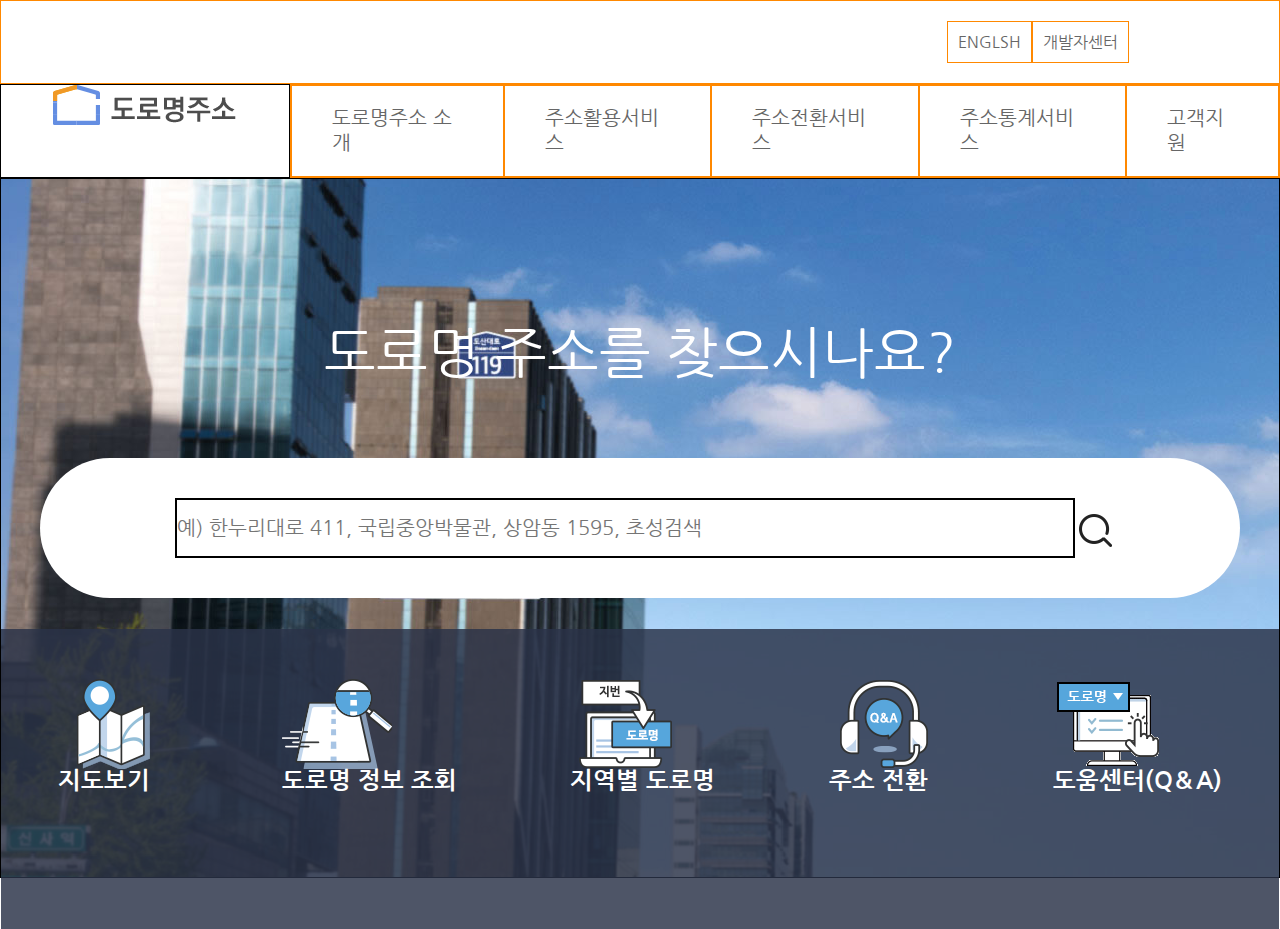
<file: index.html>
<!DOCTYPE html>
<html lang="ko">
<head>
    <meta charset="UTF-8">
    <title>도로명주소 안내시스템</title>
    <link rel="stylesheet" href="style/style.css">
</head>

<body>

    <div id="wrap">

        <header id="header">
            <nav id="lnb">
                <ul id="lnbMenu" class="flexContainer">
                    <li class="lnbLi"><a href="#">ENGLSH</a></li>
                    <li class="lnbLi"><a href="#">개발자센터</a></li>
                </ul>
            </nav> <!-- nav#lnb -->
            <nav id="gnb" class="flexContainer">
                <div id="headerlogo">
                    <a href="#">
                        <img src="images/logo.gif" alt="헤더로고이미지">
                    </a>
                </div>

                <ul id="mainMenu" class="flexContainer">
                    <li class="mainLi">
                        <a href="#">도로명주소 소개</a>
                        <ul id="subMenu">
                            <li class="subLi"><a href="#">도로명 주소란?</a></li>
                            <li class="subLi"><a href="#">아름다운 건물번호판</a></li>
                            <li class="subLi"><a href="#">아름다운 길</a></li>
                            <li class="subLi">홍보자료<a href="#"></a></li>
                            <li class="subLi"><a href="#">&nbsp;</a></li>
                        </ul>
                    </li>

                    <li class="mainLi">
                        <a href="#">주소활용서비스</a>
                        <ul id="subMenu">
                            <li class="subLi"><a href="#">도로명 정보 조회</a></li>
                            <li class="subLi"><a href="#">도로명주소 지도 보기</a></li>
                            <li class="subLi"><a href="#">도로명주소 고시정보 조회</a></li>
                            <li class="subLi"><a href="#">도려명주소 안내도 다운로드</a></li>
                            <li class="subLi"><a href="#">&nbsp;</a></li>
                        </ul>
                    </li>

                    <li class="mainLi">
                        <a href="#">주소전환서비스</a>
                        <ul id="subMenu">
                            <li class="subLi"><a href="#">50건 이하 주소전환</a></li>
                            <li class="subLi"><a href="#">3,000건 이하 주소전환</a></li>
                            <li class="subLi"><a href="#">100만건 이하 주소전환</a></li>
                            <li class="subLi"><a href="#">&nbsp;</a></li>
                            <li class="subLi"><a href="#">&nbsp;</a></li>
                        </ul>
                    </li>

                    <li class="mainLi">
                        <a href="#">주소통계서비스</a>
                        <ul id="subMenu">
                            <li class="subLi"><a href="#">주소통계정보</a></li>
                            <li class="subLi"><a href="#">우리 집 주소는?</a></li>
                            <li class="subLi"><a href="#">도로명주소 인포그래픽</a></li>
                            <li class="subLi"><a href="#">주소이용추이</a></li>
                            <li class="subLi"><a href="#">&nbsp;</a></li>
                        </ul>
                    </li>

                    <li class="mainLi">
                        <a href="#">고객지원</a>
                        <ul id="subMenu">
                            <li class="subLi"><a href="#">도움센터 (Q＆A)</a></li>
                            <li class="subLi"><a href="#">주소동일성 영문증명서 발급</a></li>
                            <li class="subLi"><a href="#">공지사항</a></li>
                            <li class="subLi"><a href="#">언론보도</a></li>
                            <li class="subLi"><a href="#">자주묻는질문 (FAQ)</a></li>
                            <li class="subLi"><a href="#">불편신고 게시판</a></li>
                        </ul>
                    </li>
                </ul>
            </nav> <!-- nav#gnb-->
        </header> <!-- header#header -->

        <main id="main">
            <div id="searchArea">
                <!--<h1>도로명 주소를 찾으시나요?</h1>-->
                <span>도로명 주소를 찾으시나요?</span>
                <div id="textArea">
                    <input type="text" placeholder="예) 한누리대로 411, 국립중앙박물관, 상암동 1595, 초성검색">
                    <a href="#"><img src="images/btn_search.gif" alt="검색버튼이미진"></a>
                </div>
                <div id="contentsMenu" class="flexContainer">
                    <div class="menuImg">
                        <a href="#"><img src="images/icon_qmn_1.gif" alt="퀵메뉴이미지01">
                        <br>
                        <h2>지도보기</h2></a>
                    </div>

                    <div class="menuImg">
                        <a href="#"><img src="images/icon_qmn_2.gif" alt="퀵메뉴이미지02">
                        <br>
                        <h2>도로명 정보 조회</h2></a>
                    </div>

                    <div class="menuImg">
                        <a href="#"><img src="images/icon_qmn_3.gif" alt="퀵메뉴이미지03">
                        <br>
                        <h2>지역별 도로명</h2></a>
                    </div>

                    <div class="menuImg">
                        <a href="#"><img src="images/icon_qmn_4.gif" alt="퀵메뉴이미지04">
                        <br>
                        <h2>주소 전환</h2></a>
                    </div>

                    <div class="menuImg">
                        <a href="#"><img src="images/icon_qmn_5.gif" alt="퀵메뉴이미지05">
                        <br>
                        <h2>도움센터(Q＆A)</h2></a>
                    </div>
                </div>

            </div> <!-- div#searchArea -->

        </main> <!-- main#main -->
    </div> <!-- div#wrap -->

</body></html>
</file>
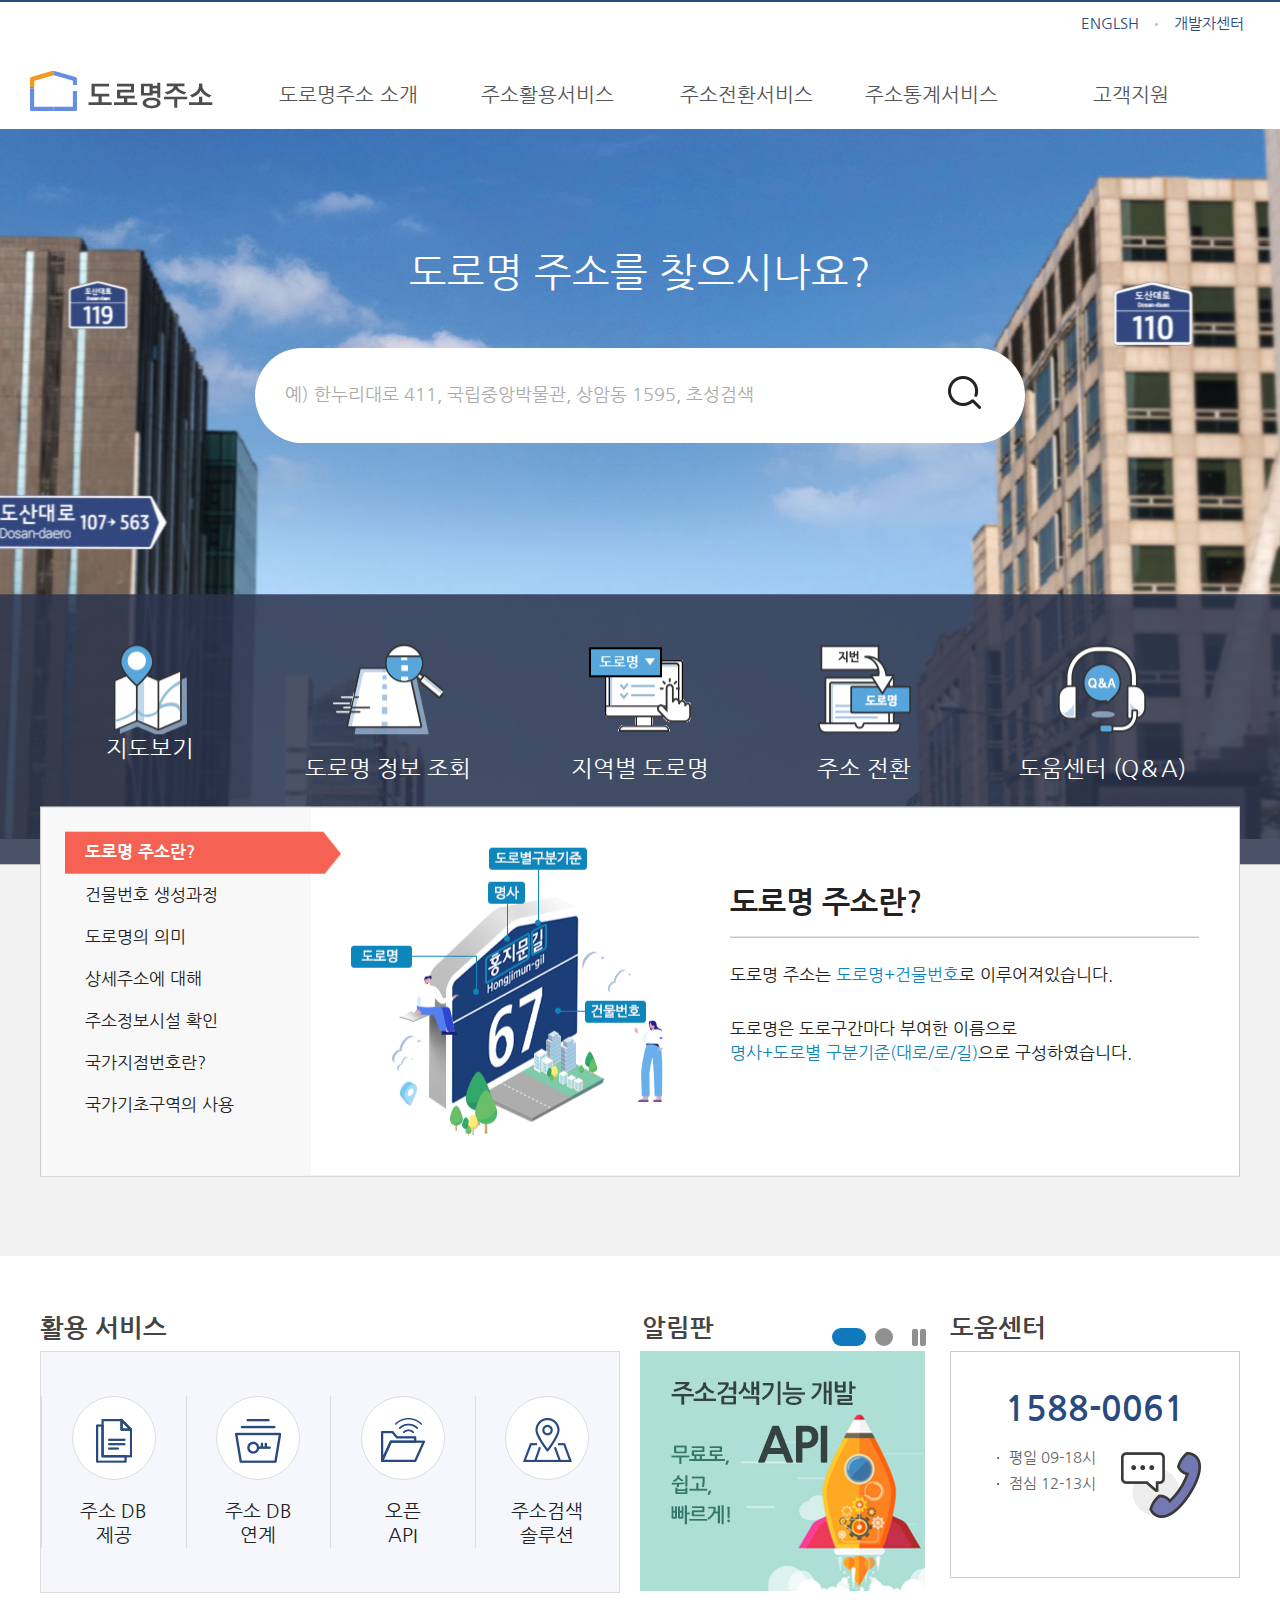
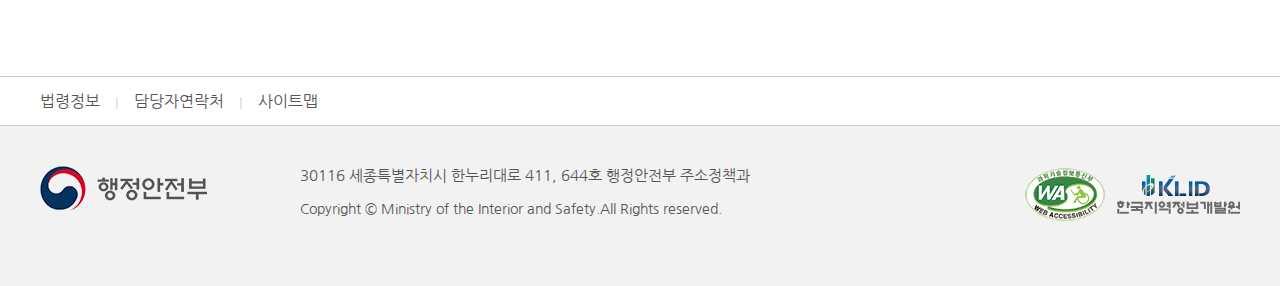
<file: 풀이/index02.html>
<!DOCTYPE html>
<html lang="ko">

<head>
    <meta charset="UTF-8">
    <title>도로명주소_메인페이지(풀이)</title>
    <link rel="stylesheet" href="style/style02.css">
    <script src="script/jquery-3.6.0.min.js"></script>
    <script src="script/script.js"></script>

</head>

<body>
    <div id="wrap">

        <div id="headerFrame">
            <header id="header" class="flexContainer">
                <div id="headerlogo">
                    <a href="#">&nbsp;
                    </a>
                </div> <!-- div#headerlogo -->

                <div id="headerMenuArea">
                    <nav id="headerLnb">
                        <span>ENGLSH</span>
                        <span><img src="images/linkBullet.gif" alt="불릿이미지"></span>
                        <span>개발자센터</span>
                    </nav> <!-- nav#headerLnb-->

                    <nav id="gnb">
                        <ul id="mainMenu" class="flexContainer">
                            <li class="mainLi">
                                <a href="#">도로명주소 소개</a>
                                <ul class="subMenu">
                                    <li class="subLi"><a href="#">도로명 주소란?</a>
                                        <a href="#"><img src="images/icon_doulewindow.gif" alt="첨부파일이미지" width="10"></a>
                                    </li>
                                    <li class="subLi"><a href="#">아름다운 건물번호판</a>
                                        <a href="#"><img src="images/icon_doulewindow.gif" alt="첨부파일이미지" width="10"></a>
                                    </li>
                                    <li class="subLi"><a href="#">아름다운 길</a></li>
                                    <li class="subLi"><a href="#">홍보자료</a></li>
                                    <li class="subLi"><a href="#"></a></li>
                                    <li class="subLi"><a href="#"></a></li>
                                </ul>
                            </li>

                            <li class="mainLi">
                                <a href="#">주소활용서비스</a>
                                <ul class="subMenu">
                                    <li class="subLi"><a href="#">도로명 정보 조회</a></li>
                                    <li class="subLi"><a href="#">도로명주소 지도 보기</a><a href="#"><img src="images/icon_doulewindow.gif" alt="첨부파일이미지" width="10"></a></li>
                                    <li class="subLi"><a href="#">도로명주소 고시정보 조회</a></li>
                                    <li class="subLi"><a href="#">도로명주소 안내도 다운로드</a></li>
                                    <li class="subLi"><a href="#"></a></li>
                                    <li class="subLi"><a href="#"></a></li>
                                </ul>
                            </li>

                            <li class="mainLi">
                                <a href="#">주소전환서비스</a>
                                <ul class="subMenu">
                                    <li class="subLi"><a href="#">50건 이하 주소전환</a></li>
                                    <li class="subLi"><a href="#">3,000건 이하 주소전환</a></li>
                                    <li class="subLi"><a href="#">100만건 이하 주소전환</a></li>
                                    <li class="subLi"><a href="#"></a></li>
                                    <li class="subLi"><a href="#"></a></li>
                                    <li class="subLi"><a href="#"></a></li>
                                </ul>
                            </li>

                            <li class="mainLi">
                                <a href="#">주소통계서비스</a>
                                <ul class="subMenu">
                                    <li class="subLi"><a href="#">주소통계정보</a></li>
                                    <li class="subLi"><a href="#">우리 집 주소는?</a></li>
                                    <li class="subLi"><a href="#">도로명주소 인포그래픽</a></li>
                                    <li class="subLi"><a href="#">주소이용추이</a></li>
                                    <li class="subLi"><a href="#"></a></li>
                                    <li class="subLi"><a href="#"></a></li>
                                </ul>
                            </li>

                            <li class="mainLi">
                                <a href="#">고객지원</a>
                                <ul class="subMenu">
                                    <li class="subLi"><a href="#">도움센터 (Q＆A)</a></li>
                                    <li class="subLi"><a href="#">주소동일성 영문증명서 발급</a></li>
                                    <li class="subLi"><a href="#">공지사항</a></li>
                                    <li class="subLi"><a href="#">언론보도</a></li>
                                    <li class="subLi"><a href="#">자주묻는질문 (FAQ)</a></li>
                                    <li class="subLi"><a href="#">불편신고 게시판</a></li>
                                </ul>
                            </li>
                        </ul>
                    </nav> <!-- nav#gnb-->
                </div> <!-- div#headerMenuArea -->
            </header>
            <!--header#header-->
            <div id="gnbBGFrame">
                <div id="gnbBG"></div>
            </div><!-- </div> -->

        </div>
        <!--div#headerFrame-->

        <form action="surport/sample.html" method="get">
            <div id="searchArea">
                <h1>도로명 주소를 찾으시나요?</h1>
                <div id="searchBG">
                    <input id="searchWord" type="text" placeholder="예) 한누리대로 411, 국립중앙박물관, 상암동 1595, 초성검색" maxlength="50" name="searchKeyword">
                    <!-- value atturibute 밸류속성 / input안에 적혀지는 내용 -->
                    <span id="closeMark">&times;</span>
                    <span id="searchMark"></span>
                </div> <!-- searchBG -->
            </div> <!-- div#searchArea -->
        </form>

        <div id="mainIconLNB_Frame">
            <nav id="mainIconLNB" class="flexContainer">
                <div class="mainIconBox" title="도로명주소 지도보기 새창으로 열림">
                    <div class="manicon">
                        <img src="images/icon_qmn_1.gif" alt="지도보기이미지">
                    </div>
                    <span>지도보기</span>
                </div>
                <div class="mainIconBox">
                    <div class="mainIcon" title="도로명 정보 조회 바로가기">
                        <img src="images/icon_qmn_2.gif" alt="도로명정보조회이미지">
                    </div>
                    <span>도로명 정보 조회</span>
                </div>
                <div class="mainIconBox" title="지역별 도로명 바로가기">
                    <div class="mainIcon">
                        <img src="images/icon_qmn_3.gif" alt="지역별도로명이미지">
                    </div>
                    <span>지역별 도로명</span>
                </div>
                <div class="mainIconBox" title="주소 전환 바로가기">
                    <div class="mainIcon">
                        <img src="images/icon_qmn_4.gif" alt="주소전환이미지">
                    </div>
                    <span>주소 전환</span>
                </div>
                <div class="mainIconBox" title="도움센터(Q＆A) 바로가기">
                    <div class="mainIcon">
                        <img src="images/icon_qmn_5.gif" alt="도움센터(Q＆A)이미지">
                    </div>
                    <span>도움센터 (Q＆A)</span>
                </div>

            </nav> <!-- div#iconLNB -->

        </div><!-- div#iconLNB -->

        <div id="jusoIntro_Frame">

            <div id="jusoIntro" class="flexContainer">
                <div id="aboutJuso">
                    <ul id="jusoItem">
                        <li class="selected">도로명 주소란?</li>
                        <li>건물번호 생성과정</li>
                        <li>도로명의 의미</li>
                        <li>상세주소에 대해</li>
                        <li>주소정보시설 확인</li>
                        <li>국가지점번호란?</li>
                        <li>국가기초구역의 사용</li>
                    </ul>
                </div> <!-- 인디케이터 영역 -->

                <div id="slide">
                    <div id="shuttleFrame">
                        <div class="flexContainer">
                            <div id="introLoadSign">
                                <img src="images/know_addr_1.png" alt="설명이미지">
                            </div>
                            <div id="jusoExplain">
                                <h2>도로명 주소란?</h2>
                                <hr>
                                <p>도로명 주소는 <span>도로명+건물번호</span>로 이루어져있습니다.</p>
                                <p>도로명은 도로구간마다 부여한 이름으로<br>
                                    <span>명사+도로별 구분기준(대로/로/길)</span>으로 구성하였습니다.
                                </p>
                            </div>
                        </div>

                    </div> <!-- div#shttleFrame-->
                </div> <!-- div#slide-->
            </div> <!-- div#jusoIntro -->
        </div> <!-- div#jusoIntroFrame -->

        <div id="contentsFrame">
            <div id="contents" class="flexContainer">
                <div id="userService">
                    <h2>활용 서비스</h2>
                    <!-- API(Application Programming Interface) :어떤 프로그램을 만들기 위해서 활용하는 용어 -->
                    <div id="api" class="flexContainer">
                        <div class="apiBox" title="주소DB 제공 새창으로 열림">
                            <a href="#"><img src="images/icon_service_1.png" alt="주소DB제공"></a>
                            <span>주소 DB<br>제공</span>
                        </div>

                        <div class="apiBox" title="주소DB 연계 새창으로 열림">
                            <a href="#"><img src="images/icon_service_2.png" alt="주소DB연계"></a>
                            <span>주소 DB<br>연계</span>
                        </div>

                        <div class="apiBox" title="오픈 API 새창으로 열림">
                            <a href="#"><img src="images/icon_service_3.png" alt="오픈API"></a>
                            <span>오픈<br>API</span>
                        </div>

                        <div class="apiBox" title="주소 검색 솔루션 새창으로 열림">
                            <a href="#"><img src="images/icon_service_4.png" alt="주소검색솔루션"></a>
                            <span>주소검색<br>솔루션</span>
                        </div>

                    </div> <!-- div#api -->
                </div> <!-- userService -->

                <div id="noticeBoard">
                    <header class="flexContainer">
                        <!--div>h2+div+div#slide>div#shuttleFrame>img*2-->
                        <h2>알림판</h2>
                        <div id="noticeControl" class="flexContainer">
                            <span class="noticeSelected" id="ctrl1"></span>
                            <span class="ctrl" id="ctrl2"></span>
                            <img src="images/btn_ps.gif" alt="일시중지" height="17">
                        </div>

                    </header>
                    <div id="noticeSlide">
                        <div id="noticeShuttleFrame" class="flexContainer">
                            <img src="images/notice_banner_01.png" alt="달라지는주소제도">
                            <img src="images/notice_banner_02.jpg" alt="개발자API">

                        </div> <!-- div#shttleFrame -->
                    </div> <!-- div#slide 슬라이드쇼 -->

                </div> <!-- noticeBoard -->

                <div id="helpCenter">
                    <header>
                        <h2> 도움센터 </h2>
                        <div id="helpCenterInfo">
                            <span id="centerPhone">1588-0061</span>
                            <ul>
                                <li><span>ㆍ</span> 평일 09-18시</li>
                                <li><span>ㆍ</span> 점심 12-13시</li>
                            </ul>
                        </div> <!-- div# -->
                    </header>
                </div> <!-- div#helpCenter -->

            </div><!-- div#contents -->

        </div> <!-- div#contentsFrame -->
        <nav id="footerLNB">
            <ul id="footerMenu" class="flexContainer">
                <li><a href="#">법령정보</a></li>
                <li><img src="images/blit_util.gif" alt="메뉴구분선"></li>
                <li><a href="#">담당자연락처</a></li>
                <li><img src="images/blit_util.gif" alt="메뉴구분선"></li>
                <li><a href="#">사이트맵</a></li>
            </ul>
        </nav> <!-- nav#footerLNB -->
        <div id="footerFrame">
            <footer id="footer" class="flexContainer">
                <div id="footerlogo"></div> <!-- div#footerlogo -->
                <div id="companyInfo">
                    <address>
                        30116 세종특별자치시 한누리대로 411, 644호 행정안전부 주소정책과
                    </address>
                    <p>
                        Copyright &copy; Ministry of the Interior and Safety.All Rights reserved.
                    </p>
                </div> <!-- div#companyInfo -->
                <div id="familySite">

                </div> <!-- div#familySite -->

            </footer> <!-- footer#footer -->
        </div> <!-- div#footerFrame-->

    </div> <!-- div#wrap -->

</body></html>
</file>
<file: style/style.css>
@charset "UTF-8";
@import url("style_reset.css");

/* header#header */

/* nav#lnb */

nav#lnb ul#lnbMenu {
    justify-content: flex-end;
    padding: 20px 150px 20px 0;
}

nav#lnb ul#lnbMenu a{
    display: inline-block;
    padding: 10px;
}

/* nav#lnb */

/* nav#gnb */

ul, li{
    border: 1px solid #f80;
}

nav#gnb{
    justify-content: space-around;
}

nav#gnb div#headerlogo{
    width: 300px;
    text-align: center;
    border: 1px solid #000;
}

nav#gnb ul#mainMenu a{
    display: inline-block;
    font-size: 20px;
    padding: 20px 40px;
}

ul#subMenu{
    display: none;
}

/*nav#gnb*/

/* header#header */

/* main#main */

/* div#searchArea */

#main div#searchArea{
    background: url(../images/visua_a.jpg);
    height: 700px;
    border: 1px solid #000;
    position: relative;
}

#main div#searchArea>div#textArea{
    background-color: #fff;
    width: 1200px;
    height: 140px;
    border-radius: 70px;

    padding: 40px 125px;

    position: absolute;
    top: 50%;
    left: 50%;
    transform: translate(-50%, -50%);
}

#main div#searchArea h1{
    text-align: center;
    color: #fff;
    font-size: 55px;
    line-height: 350px;
}

#main span{
    text-align: center;
    color: #fff;
    font-size: 55px;
    line-height: 350px;
    display: block;
}

#main div#searchArea>div#textArea>input{
    display: inline;
    font-size: 20px;

    width: 900px;
    height: 60px;
    border: 2px solid #000;
    margin-left: 10px;
}

#main div#contentsMenu{
    margin-top: 100px;
    height: 300px;
    padding-top: 50px;
    background-color: rgba(42, 50, 72, 0.83);
    justify-content: space-around;
}

#main  #contentsMenu div.menuImg h2{
    color: #fff;

}

/* div#searchArea */



/* main#main */
</file>
<file: 풀이/style/style02.css>
@charset "UTF-8";
@import url("style_reset.css");

/* div#headerFrame */

div#headerFrame{
    border-top: 2px solid #284a7e;
}

#headerFrame header#header{
    width: 1220px;
    height: 126px;
    margin: 0 auto;

    align-items: flex-end;
    /*border: 1px solid #aaa;*/
    /*padding-bottom: 30px;*/
}

#headerFrame #headerlogo a{
    /*border: 1px solid #000;*/
    width: 183px;
    height: 40px;
    margin-bottom: 17px;
    display: inline-block;
    background-image: url(../images/logo.gif);

    color: #888;
}

div#headerMenuArea{
    /*border: 1px solid #08f;*/
    -webkit-flex: 1px;
    -moz-flex: 1px;
    -ms-flex: 1px;
    -o-flex: 1px;
    flex: 1px;
}

#headerFrame #nav{
    height: 50px;

    justify-content: flex-end;
    align-items: flex-end;
    /*border: 1px solid #880;*/
}

#headerFrame nav#headerLnb{
    text-align: right;
    padding-bottom: 30px;
    /*border: 1px solid #000;*/
}

#headerFrame nav#headerLnb span{
    /*border: 1px solid #f88;*/
    color: #284a7e;
    font-size: 15px;
    margin: 0 6px;
}

#headerFrame nav#headerLnb span:not(:nth-child(2)){
    cursor: pointer;
}

/* nav#gnb */

#headerFrame nav#gnb{
    padding-left: 40px;
    /*border: 1px solid #000;*/
}

#headerFrame nav#gnb ul#mainMenu{
    align-items: flex-end;
    height: 100%;
    /*border: 1px solid #f00;*/

    position: relative;
}

#headerFrame nav#gnb ul#mainMenu>li{
    padding: 20px 0;
}

#headerFrame nav#gnb ul#mainMenu>li:first-child,
#headerFrame nav#gnb ul#mainMenu>li:first-child>ul{
    width: 190px;
}

#headerFrame nav#gnb ul#mainMenu>li:nth-child(2),
#headerFrame nav#gnb ul#mainMenu>li:nth-child(2)>ul{
    width: 208px;
}

#headerFrame nav#gnb ul#mainMenu>li:nth-child(3),
#headerFrame nav#gnb ul#mainMenu>li:nth-child(3)>ul{
    width: 190px;
}

#headerFrame nav#gnb ul#mainMenu>li:nth-child(4),
#headerFrame nav#gnb ul#mainMenu>li:nth-child(4)>ul{
    width: 180px;
}

#headerFrame nav#gnb ul#mainMenu>li:nth-child(5),
#headerFrame nav#gnb ul#mainMenu>li:nth-child(5)>ul{
    width: 220px;
}

#headerFrame nav#gnb ul.subMenu{
    border-right: 1px solid #ddd;
    border-left: 1px solid #ddd;

    background-color: #fff;
    position: absolute;
    top: 69px;
    z-index: 10;
    display: none;
}

#headerFrame nav#gnb ul.subMenu img{
    position: relative;
    left: -20px;
}


#headerFrame nav#gnb li.mainLi>a{
    width: 100%;
    font-size: 20px;
    text-align: center;
    display: inline-block;
    /*border: 1px solid #000;*/
}

#headerFrame nav#gnb li.subLi>a{
    line-height: 42px;
    font-size: 14px;
    padding: 0 10px;

    /*border: 1px solid #000;*/
}

#headerFrame nav#gnb li.subLi:hover{
    background-color: #f56254;
}

#headerFrame nav#gnb li.subLi:hover>a{
    color: #fff;
}

/* nav#gnb */

/* div#headerFrame */

/* div#gnbBG */

#headerFrame div#gnbBGFrame{
    width: 100%;
    height: 255px;

    border: 1px solid #ddd;

    background-color: #fff;
    position: absolute;
    display: none;
}

#headerFrame #gnbBG{
    width: 100%;
    height: 192px;
}

/* div#gnbBG */

/* div#searchArea */

div#searchArea{
    width: 100%;
    height: 712px;
    background: url(../images/visua_a.jpg);
    background-repeat: no-repeat;
    background-position: 50% 50%;

    padding-top: 70px;
}

div#searchArea h1{
    color: #fff;
    font-size: 40px;
    text-align: center;
    font-weight: normal;

    width: 600px;
    margin: 50px auto;
}

div#searchArea div#searchBG{
    width: 770px;
    padding: 15px 26px 28px;
    margin: 0 auto;
    border-radius: 50px;

    /*border: 1px solid #f80;*/

    background-color: #fff;
}

div#searchArea div#searchBG span{
    width: 36px;
    height: 36px;
    cursor: pointer;

    /*border: 1px solid #000;*/
    display: inline-block;
}

div#searchArea div#searchBG span#closeMark{
    text-align: center;
    font-size: 44px;
    line-height: 44px;
    color: #666;

    transform: translateY(7px);
    visibility: hidden; /*공간을 남겨둔채로 사라짐*/
    /*display: none; 공간도 사라짐*/
}

div#searchArea div#searchBG span#searchMark{
    margin-right: 10px;
    transform: translateY(9px);

    background-position: right;
    background-image: url(../images/btn_search.gif);
    background-repeat: no-repeat;
}

div#searchArea div#searchBG>input{
    color: #666;
    font-size: 18px;
    padding: 8px 2px;
    width: 620px;
    border: none;
}

div#searchArea div#searchBG>input::placeholder{
    color: #aaa;
    padding: 8px 2px;
} /* :: <- 슈도엘리먼트속성*/

/* div#searchArea */

/* div#mainIconLNB_Frame */

div#mainIconLNB_Frame{
    background-color: rgba(43, 52, 76, 0.85);
    width: 100%;
    height: 270px;

    padding-top: 30px;
    position: absolute;
    transform: translateY(-91%);
}

div#mainIconLNB_Frame>nav{
    padding: 10px;
    justify-content: center;
    /*border: 2px solid #f80;*/
}

#mainIconLNB_Frame div.mainIconBox{
    text-align: center;
    margin: 10px 50px;
    cursor: pointer;
    /*border: 1px solid #f80;*/
}

div#mainIconLNB_Frame div.mainIcon {
    margin-bottom: 20px;
}

#mainIconLNB_Frame span{
    color: #fff;
    font-size: 23px;
}

/* div#mainIconLNB_Frame */

/* div#jusoIntro_Frame */

div#jusoIntro_Frame{
    width: 100%;
    background-color: #f2f2f2;
    padding-bottom: 46px;
}

div#jusoIntro{
    width: 1200px;
    background-color: #fff;

    border: 1px solid #ccc;

    position: relative;
    left: 50%;
    top: 50%;
    transform: translate(-50%, -9%);
}

/*#jusoIntro>div{
    border: 1px solid #aaa;
}*/

#jusoIntro div#aboutJuso{
    width: 270px;
    padding: 24px;
    background-color: #f8f8f8;
}

/*
#jusoIntro div#aboutJuso>ul#jusoItem{
    border: 1px solid #f80;
}
*/

#jusoIntro ul#jusoItem>li{
    line-height: 42px;
    font-size: 17px;
    width: 310px;
    padding-left: 20px;

    cursor: pointer;
}

.selected{
    color: #fff;
    font-weight: bold;
    background-image: url(../images/tabslit_on.gif);
    background-repeat: no-repeat;
    -webkit-background-size: 276px 44px;
    background-size: 276px 44px;
}

#jusoIntro>div#slide{
    -webkit-flex: 1px;
    -moz-flex: 1px;
    -ms-flex: 1px;
    -o-flex: 1px;
    flex: 1px;

    overflow: hidden;
}

#jusoIntro #introLoadSign{
    padding: 40px;
}

/* div#jusoExplain */

#jusoIntro #jusoExplain{
    width: 100%;
    padding: 80px 40px 40px 20px;
}

#jusoIntro #jusoExplain h2{
    font-size: 30px;
    padding-bottom: 20px;
}

#jusoIntro #jusoExplain hr{
    border:none;
    border-bottom: 1px solid #aaa;

    margin-bottom: 25px;
}

#jusoIntro #jusoExplain p{
    line-height: 24px;
    font-size: 17px;
    margin-bottom: 30px;
}

#jusoIntro #jusoExplain span{
    color: #0d87bb;
}

/* div#jusoExplain */
/* div#jusoIntro_Frame */

/* div#contentsFrame */

div#contentsFrame{
    width: 100%;
}

/* div#contents */

div#contents{
    width: 1200px;
    padding: 60px 0 40px;
    margin: 0 auto;
    /*border: 1px solid #aaa;*/
    justify-content: space-between;
}

#contents>div{
    height: 320px;
    /*border: 1px solid #8ff;*/
}

#contents div h2{
    color: #444;
    font-size: 25px;
}

/* div#userService 580*320 */

#contents #userService{
    width: 580px;
}

#userService>div#api{
    border: 1px solid #ddd;
    background-color: #f5f7fc;
    margin: 10px 0;
    padding: 44px 0;
}

#userService>#api>div.apiBox{
    -webkit-flex: 1px;
    -moz-flex: 1px;
    -ms-flex: 1px;
    -o-flex: 1px;
    flex: 1px;
    text-align: center;
    cursor: pointer;
}

#userService .apiBox:not(first-child){
    border-left: 1px solid #ddd;
}

#userService>div#api a{
    width: 84px;
    height: 84px;
    line-height: 84px;
    border-radius: 45px;

    display: block;

    margin: 0 auto 20px;
    background-color: #fff;
    border: 1px solid #ddd;
}

#userService>div#api span{
    font-size: 19px;
}

/* div#userService */
/* div#noticeBoard 290*320 */

#contents #noticeBoard{
    width: 290px;
}

#noticeBoard>header{
    padding-bottom: 2px;
    /*border: 1px solid #f80;*/
    padding: 0 2px;
    justify-content: space-between;
}

#noticeBoard>header>h2{
    /*border: 1px solid #0ff;*/
    margin-bottom: 10px;
}

#noticeBoard>header>div#noticeControl{
    width: 96px;
    padding-bottom: 5px;
    /*border: 1px solid #f00;*/

    justify-content: space-between;
    align-items: flex-end;
}

#noticeBoard>header>div#noticeControl{
    cursor: pointer;
}

#noticeBoard>header>#noticeControl>span{
    width: 18px;
    height: 18px;
    background-color: #909090;
    border-radius: 9px;

    transition: all 1s; /* 전이효과 : 변화되는 과정을 애니메이션으로 볼 수 있음 */

    /*border: 1px solid #000;*/

    cursor: pointer;
}

#noticeBoard>header>#noticeControl>span.noticeSelected{
    width: 34px;
    background-color: #1078bc;
    border-radius: 9px;
}

#noticeBoard>header>#noticeControl>img{
    margin-left: 8px;
}

#noticeBoard>div#noticeSlide{
    width: 285px;
    /*border: 1px solid #08f;*/

    overflow: hidden;
}

#noticeBoard>div#slide>div#noticeShuttleFrame{
    width: 570px;
    /*border: 1px solid #f88;*/
}

/* div#noticeBoard */
/* div#helpCenter 290*320 */

#contents #helpCenter{
    width: 290px;
}

#helpCenter h2{
    /*border: 1px solid #000;*/
    padding-bottom: 10px;
}

div#helpCenterInfo {
    padding: 40px 40px 80px;
    border: 1px solid #ccc;

    background-image: url(../images/icon_helpcenter.png);
    background-repeat: no-repeat;
    background-position: 170px 100px;
}

#helpCenter span#centerPhone{
    text-align: center;
    font-size: 34px;
    font-weight: bold;
    color: #284a7e;
    margin-bottom: 19px;
    display: block;
}

#helpCenter ul li{
    color: #666;
    font-size: 15px;
    line-height: 26px;
}

#helpCenter ul>span{
    font-size: 18px;
}

/* div#helpCenter */
/* div#contents */
/* div#contentsFrame */

/* nav#footerLAB*/

nav#footerLNB{
    padding: 14px 0;
    border-top: 1px solid #ccc;
    border-bottom: 1px solid #ccc;
}

ul#footerMenu{
    width: 1200px;
    margin: 0 auto;
}

ul#footerMenu li{
    color: #333;
}

ul#footerMenu li:nth-child(2n){
    margin: 0 16px;
}

/* nav#footerLAB*/
/* div#footerFrame */

div#footerFrame{
    padding-top: 40px;
    /*border: 1px solid #000;*/
    background-color: #f2f2f2;
}

#footerFrame>footer#footer{
    width: 1200px;
    margin: 0 auto;
    /*border: 1px solid #f00;*/
}

#footerFrame div#footerlogo{
    width: 180px;
    height: 120px;
    /*border: 1px solid #f88;*/
    background-image: url(../images/logo_foot_gray.jpg);
    background-repeat: no-repeat;
}

#footerFrame div#companyInfo{
    font-size: 14px;
   /* border: 1px solid #f88;*/

    margin: 0 80px;
    -webkit-flex: 1px;
    -moz-flex: 1px;
    -ms-flex: 1px;
    -o-flex: 1px;
    flex: 1px;
}

div#companyInfo address{
    font-style: normal;
    font-size: 15px;
    color: #555;

    margin-bottom: 15px;
}

div#companyInfo p{
    color: #555;
}


#footerFrame div#familySite{
    width: 215px;
    /*border: 1px solid #f88;*/
    background-image: url("../images/mark_wa.gif"),
                                 url("../images/mark_klid.gif");
    background-repeat: no-repeat;
    background-position: left top, right top;

    /* 두개이상의 배경이미지 사용시 쉼표로 나뉘어주면 된다. */
}

/* div#footerFrame */
</file>
